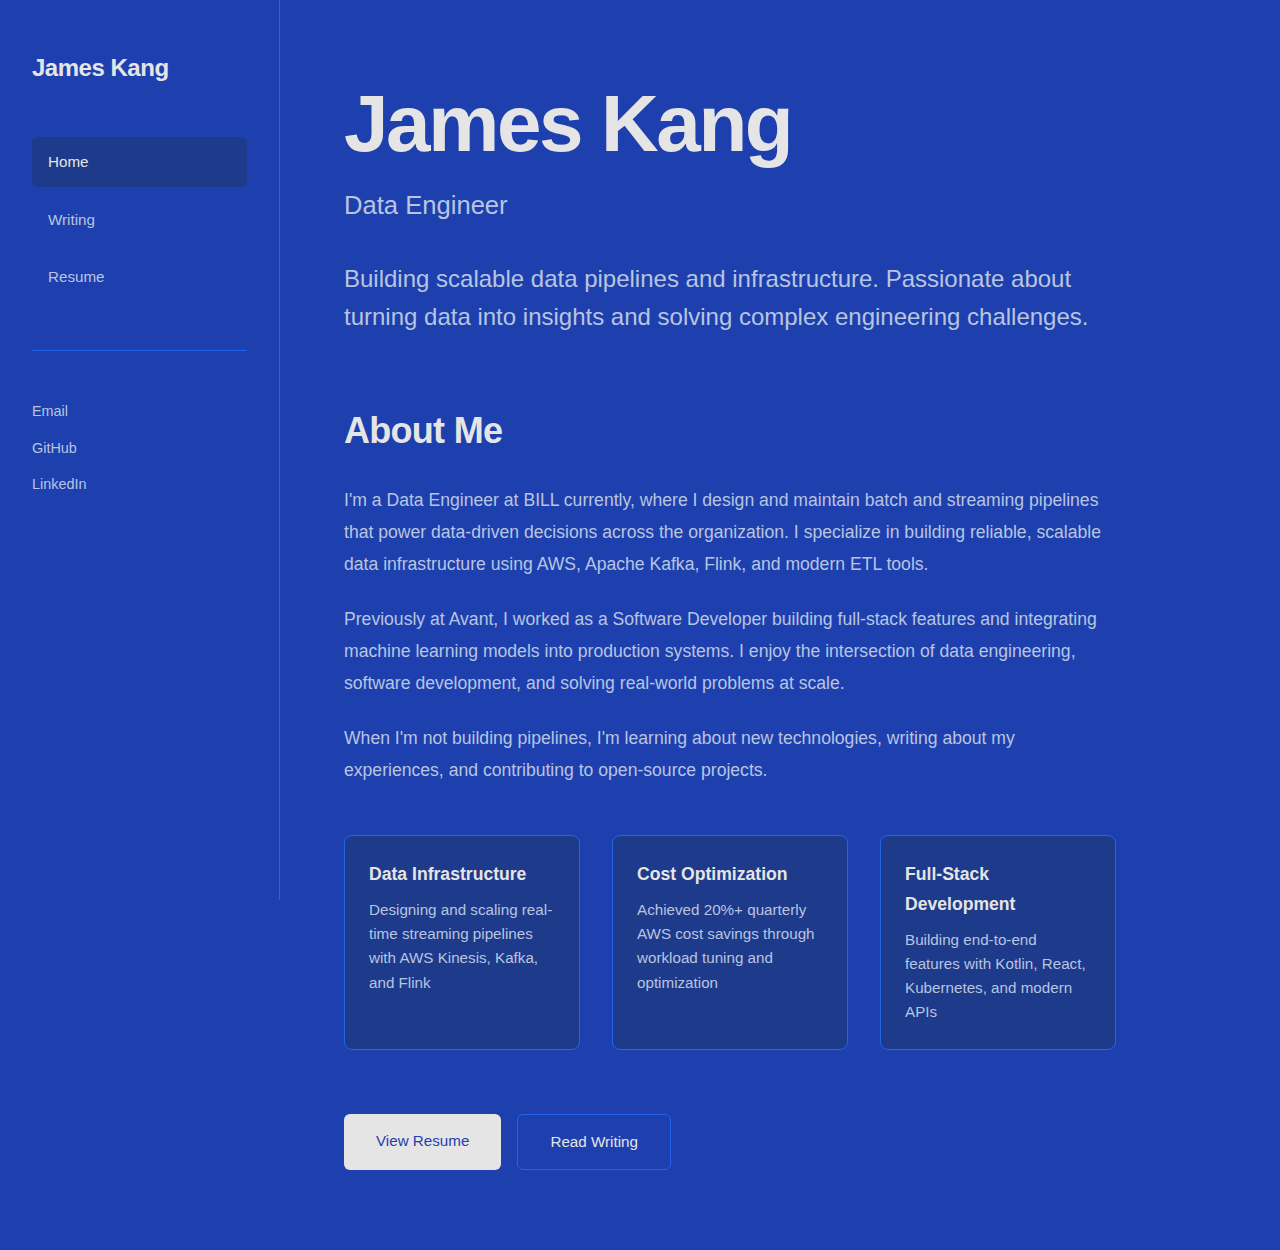
<file: index.html>
<!DOCTYPE html>
<html lang="en">
<head>
    <meta charset="UTF-8">
    <meta name="viewport" content="width=device-width, initial-scale=1.0">
    <title>James Kang - Data Engineer</title>
    <style>
        * {
            margin: 0;
            padding: 0;
            box-sizing: border-box;
        }

        :root {
            --bg-primary: #1e40af;
            --bg-secondary: #1e3a8a;
            --text-primary: #e5e5e5;
            --text-secondary: #b8c5e0;
            --text-tertiary: #8a9bb8;
            --border-color: #2563eb;
            --sidebar-width: 280px;
        }

        body {
            font-family: -apple-system, BlinkMacSystemFont, 'Segoe UI', sans-serif;
            background: var(--bg-primary);
            color: var(--text-primary);
            line-height: 1.7;
            -webkit-font-smoothing: antialiased;
        }

        .container {
            display: flex;
            min-height: 100vh;
        }

        aside {
            width: var(--sidebar-width);
            border-right: 1px solid var(--border-color);
            padding: 3rem 2rem;
            position: fixed;
            height: 100vh;
            overflow-y: auto;
            background: var(--bg-primary);
        }

        .logo {
            font-size: 1.5rem;
            font-weight: 700;
            margin-bottom: 3rem;
            letter-spacing: -0.02em;
        }

        nav {
            display: flex;
            flex-direction: column;
            gap: 0.5rem;
        }

        nav a {
            color: var(--text-secondary);
            text-decoration: none;
            padding: 0.75rem 1rem;
            border-radius: 6px;
            transition: all 0.2s;
            font-size: 0.95rem;
        }

        nav a:hover, nav a.active {
            background: var(--bg-secondary);
            color: var(--text-primary);
        }

        .social {
            margin-top: 3rem;
            padding-top: 3rem;
            border-top: 1px solid var(--border-color);
            display: flex;
            flex-direction: column;
            gap: 0.75rem;
        }

        .social a {
            color: var(--text-secondary);
            text-decoration: none;
            font-size: 0.9rem;
            transition: color 0.2s;
        }

        .social a:hover {
            color: var(--text-primary);
        }

        main {
            flex: 1;
            margin-left: var(--sidebar-width);
            padding: 5rem 4rem;
            max-width: 900px;
        }

        h1 {
            font-size: clamp(3rem, 8vw, 5rem);
            font-weight: 700;
            margin-bottom: 1.5rem;
            letter-spacing: -0.03em;
            line-height: 1.1;
        }

        .subtitle {
            font-size: clamp(1.2rem, 2.5vw, 1.5rem);
            color: var(--text-secondary);
            margin-bottom: 3rem;
            line-height: 1.6;
        }

        .links {
            display: flex;
            gap: 1rem;
            flex-wrap: wrap;
        }

        .link-button {
            padding: 0.875rem 2rem;
            background: var(--text-primary);
            color: var(--bg-primary);
            text-decoration: none;
            border-radius: 6px;
            font-size: 0.95rem;
            font-weight: 500;
            transition: all 0.2s;
        }

        .link-button:hover {
            opacity: 0.9;
            transform: translateY(-1px);
        }

        .link-button.secondary {
            background: transparent;
            border: 1.5px solid var(--border-color);
            color: var(--text-primary);
        }

        .link-button.secondary:hover {
            background: var(--bg-secondary);
        }

        .intro {
            margin-bottom: 4rem;
        }

        .intro h1 {
            margin-bottom: 1rem;
        }

        .intro .role {
            font-size: clamp(1.3rem, 3vw, 1.6rem);
            color: var(--text-secondary);
            margin-bottom: 2rem;
            font-weight: 400;
        }

        .about {
            margin-bottom: 4rem;
        }

        .about h2 {
            font-size: clamp(1.75rem, 4vw, 2.25rem);
            font-weight: 700;
            margin-bottom: 1.5rem;
            letter-spacing: -0.02em;
        }

        .about p {
            font-size: 1.1rem;
            color: var(--text-secondary);
            line-height: 1.8;
            margin-bottom: 1.5rem;
        }

        .highlights {
            display: grid;
            grid-template-columns: repeat(auto-fit, minmax(200px, 1fr));
            gap: 2rem;
            margin-top: 3rem;
        }

        .highlight-item {
            padding: 1.5rem;
            background: var(--bg-secondary);
            border-radius: 8px;
            border: 1px solid var(--border-color);
        }

        .highlight-item h3 {
            font-size: 1.1rem;
            font-weight: 600;
            margin-bottom: 0.5rem;
            color: var(--text-primary);
        }

        .highlight-item p {
            font-size: 0.95rem;
            color: var(--text-secondary);
            line-height: 1.6;
            margin: 0;
        }

        @media (max-width: 968px) {
            .container {
                flex-direction: column;
            }
            aside {
                position: relative;
                width: 100%;
                height: auto;
                border-right: none;
                border-bottom: 1px solid var(--border-color);
            }
            main {
                margin-left: 0;
                padding: 3rem 2rem;
            }
            nav {
                flex-direction: row;
                flex-wrap: wrap;
            }
        }
    </style>
</head>
<body>
    <div class="container">
        <aside>
            <div class="logo">James Kang</div>
            <nav>
                <a href="index.html" class="active">Home</a>
                <a href="articles.html">Writing</a>
                <a href="resume.html">Resume</a>
            </nav>
            <div class="social">
                <a href="#" id="email-link" onclick="copyEmail(event)">Email</a>
                <a href="https://github.com/jameskang2357" target="_blank" rel="noopener noreferrer">GitHub</a>
                <a href="https://www.linkedin.com/in/jameskang2357" target="_blank" rel="noopener noreferrer">LinkedIn</a>
			</div>
        </aside>
        <main>
            <div class="intro">
                <h1>James Kang</h1>
                <p class="role">Data Engineer</p>
                <p class="subtitle">Building scalable data pipelines and infrastructure. Passionate about turning data into insights and solving complex engineering challenges.</p>
</div>

            <div class="about">
                <h2>About Me</h2>
                <p>
                    I'm a Data Engineer at BILL currently, where I design and maintain batch and streaming pipelines that power data-driven decisions across the organization. I specialize in building reliable, scalable data infrastructure using AWS, Apache Kafka, Flink, and modern ETL tools.
                </p>
                <p>
                    Previously at Avant, I worked as a Software Developer building full-stack features and integrating machine learning models into production systems. I enjoy the intersection of data engineering, software development, and solving real-world problems at scale.
                </p>
                <p>
                    When I'm not building pipelines, I'm learning about new technologies, writing about my experiences, and contributing to open-source projects.
                </p>

                <div class="highlights">
                    <div class="highlight-item">
                        <h3>Data Infrastructure</h3>
                        <p>Designing and scaling real-time streaming pipelines with AWS Kinesis, Kafka, and Flink</p>
		</div>
                    <div class="highlight-item">
                        <h3>Cost Optimization</h3>
                        <p>Achieved 20%+ quarterly AWS cost savings through workload tuning and optimization</p>
		</div>
                    <div class="highlight-item">
                        <h3>Full-Stack Development</h3>
                        <p>Building end-to-end features with Kotlin, React, Kubernetes, and modern APIs</p>
		</div>
	</div>
</div>

            <div class="links">
                <a href="resume.html" class="link-button">View Resume</a>
                <a href="articles.html" class="link-button secondary">Read Writing</a>
		</div>
        </main>
		</div>
    <script>
        function copyEmail(event) {
            event.preventDefault();
            const email = 'jameskang2357@gmail.com';
            navigator.clipboard.writeText(email).then(() => {
                const link = document.getElementById('email-link');
                const originalText = link.textContent;
                link.textContent = 'Copied!';
                setTimeout(() => {
                    link.textContent = originalText;
                }, 2000);
            }).catch(err => {
                console.error('Failed to copy email:', err);
                // Fallback: open mailto if clipboard fails
                window.location.href = 'mailto:' + email;
            });
        }
    </script>
</body>
</html>
</file>
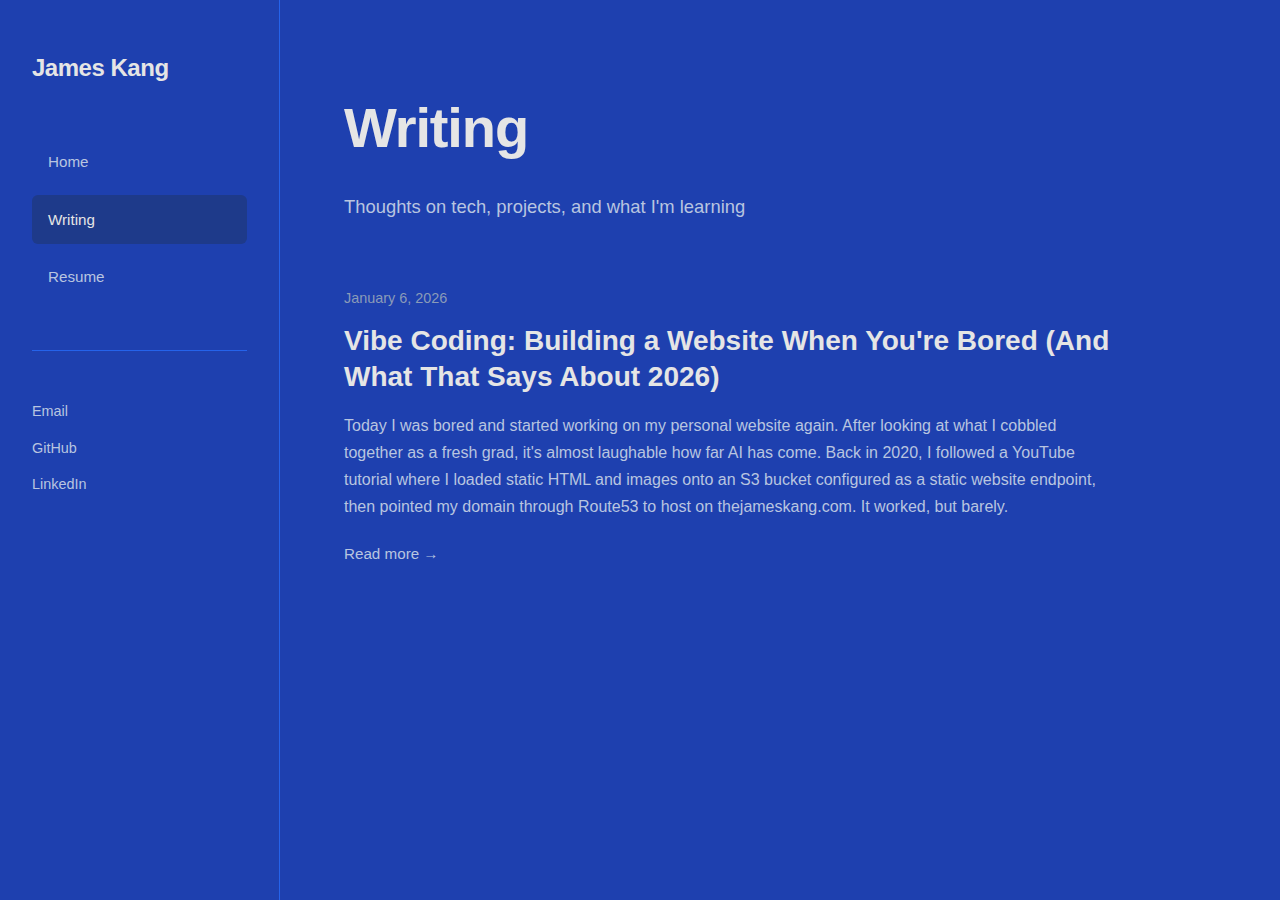
<file: articles.html>
<!DOCTYPE html>
<html lang="en">
<head>
    <meta charset="UTF-8">
    <meta name="viewport" content="width=device-width, initial-scale=1.0">
    <title>Writing - James Kang</title>
    <style>
        * { margin: 0; padding: 0; box-sizing: border-box; }
        :root {
            --bg-primary: #1e40af; --bg-secondary: #1e3a8a; --text-primary: #e5e5e5;
            --text-secondary: #b8c5e0; --text-tertiary: #8a9bb8; --border-color: #2563eb; --sidebar-width: 280px;
        }
        body { font-family: -apple-system, BlinkMacSystemFont, 'Segoe UI', sans-serif; background: var(--bg-primary); color: var(--text-primary); line-height: 1.7; -webkit-font-smoothing: antialiased; }
        .container { display: flex; min-height: 100vh; }
        aside { width: var(--sidebar-width); border-right: 1px solid var(--border-color); padding: 3rem 2rem; position: fixed; height: 100vh; overflow-y: auto; background: var(--bg-primary); }
        .logo { font-size: 1.5rem; font-weight: 700; margin-bottom: 3rem; letter-spacing: -0.02em; }
        nav { display: flex; flex-direction: column; gap: 0.5rem; }
        nav a { color: var(--text-secondary); text-decoration: none; padding: 0.75rem 1rem; border-radius: 6px; transition: all 0.2s; font-size: 0.95rem; }
        nav a:hover, nav a.active { background: var(--bg-secondary); color: var(--text-primary); }
        .social { margin-top: 3rem; padding-top: 3rem; border-top: 1px solid var(--border-color); display: flex; flex-direction: column; gap: 0.75rem; }
        .social a { color: var(--text-secondary); text-decoration: none; font-size: 0.9rem; transition: color 0.2s; }
        .social a:hover { color: var(--text-primary); }
        main { flex: 1; margin-left: var(--sidebar-width); padding: 5rem 4rem; max-width: 900px; }
        .page-title { font-size: clamp(2.5rem, 6vw, 3.5rem); font-weight: 700; margin-bottom: 1rem; letter-spacing: -0.02em; }
        .page-subtitle { font-size: 1.15rem; color: var(--text-secondary); margin-bottom: 4rem; }
        .articles-list { display: flex; flex-direction: column; gap: 0; }
        .article-item { padding: 3rem 0; border-bottom: 1px solid var(--border-color); }
        .article-item:first-child { padding-top: 0; }
        .article-item:last-child { border-bottom: none; }
        .article-date { color: var(--text-tertiary); font-size: 0.9rem; margin-bottom: 0.75rem; }
        .article-title { font-size: 1.75rem; font-weight: 600; margin-bottom: 1rem; line-height: 1.3; }
        .article-title a { color: var(--text-primary); text-decoration: none; transition: color 0.2s; }
        .article-title a:hover { color: var(--text-secondary); }
        .article-excerpt { color: var(--text-secondary); line-height: 1.7; margin-bottom: 1.25rem; }
        .read-more { color: var(--text-secondary); text-decoration: none; font-size: 0.95rem; font-weight: 500; transition: color 0.2s; }
        .read-more:hover { color: var(--text-primary); }
        .empty-state { text-align: center; padding: 6rem 2rem; color: var(--text-tertiary); }
        @media (max-width: 968px) {
            .container { flex-direction: column; }
            aside { position: relative; width: 100%; height: auto; border-right: none; border-bottom: 1px solid var(--border-color); }
            main { margin-left: 0; padding: 3rem 2rem; }
            nav { flex-direction: row; flex-wrap: wrap; }
        }
    </style>
</head>
<body>
    <div class="container">
        <aside>
            <div class="logo">James Kang</div>
            <nav>
                <a href="index.html">Home</a>
                <a href="articles.html" class="active">Writing</a>
                <a href="resume.html">Resume</a>
            </nav>
            <div class="social">
                <a href="#" id="email-link" onclick="copyEmail(event)">Email</a>
                <a href="https://github.com/jameskang2357" target="_blank" rel="noopener noreferrer">GitHub</a>
                <a href="https://www.linkedin.com/in/jameskang2357" target="_blank" rel="noopener noreferrer">LinkedIn</a>
            </div>
        </aside>
        <main>
            <h1 class="page-title">Writing</h1>
            <p class="page-subtitle">Thoughts on tech, projects, and what I'm learning</p>
            <div class="articles-list" id="articles-container"></div>
        </main>
    </div>
    <script>
        const articles = [
            { 
                title: "Vibe Coding: Building a Website When You're Bored (And What That Says About 2026)", 
                date: "January 6, 2026", 
                slug: "vibe-coding-website-2026", 
                excerpt: "Today I was bored and started working on my personal website again. After looking at what I cobbled together as a fresh grad, it's almost laughable how far AI has come. Back in 2020, I followed a YouTube tutorial where I loaded static HTML and images onto an S3 bucket configured as a static website endpoint, then pointed my domain through Route53 to host on thejameskang.com. It worked, but barely."
            }
        ];
        function renderArticles() {
            const container = document.getElementById('articles-container');
            if (articles.length === 0) {
                container.innerHTML = `<div class="empty-state"><h3>Coming Soon</h3><p>Articles and tutorials will appear here. Stay tuned!</p></div>`;
                return;
            }
            articles.forEach(article => {
                const item = document.createElement('article');
                item.className = 'article-item';
                item.innerHTML = `<div class="article-date">${article.date}</div><h2 class="article-title"><a href="articles/${article.slug}.html">${article.title}</a></h2><p class="article-excerpt">${article.excerpt}</p><a href="articles/${article.slug}.html" class="read-more">Read more →</a>`;
                container.appendChild(item);
            });
        }
        renderArticles();
        
        function copyEmail(event) {
            event.preventDefault();
            const email = 'jameskang2357@gmail.com';
            navigator.clipboard.writeText(email).then(() => {
                const link = document.getElementById('email-link');
                const originalText = link.textContent;
                link.textContent = 'Copied!';
                setTimeout(() => {
                    link.textContent = originalText;
                }, 2000);
            }).catch(err => {
                console.error('Failed to copy email:', err);
                window.location.href = 'mailto:' + email;
            });
        }
    </script>
</body>
</html>
</file>
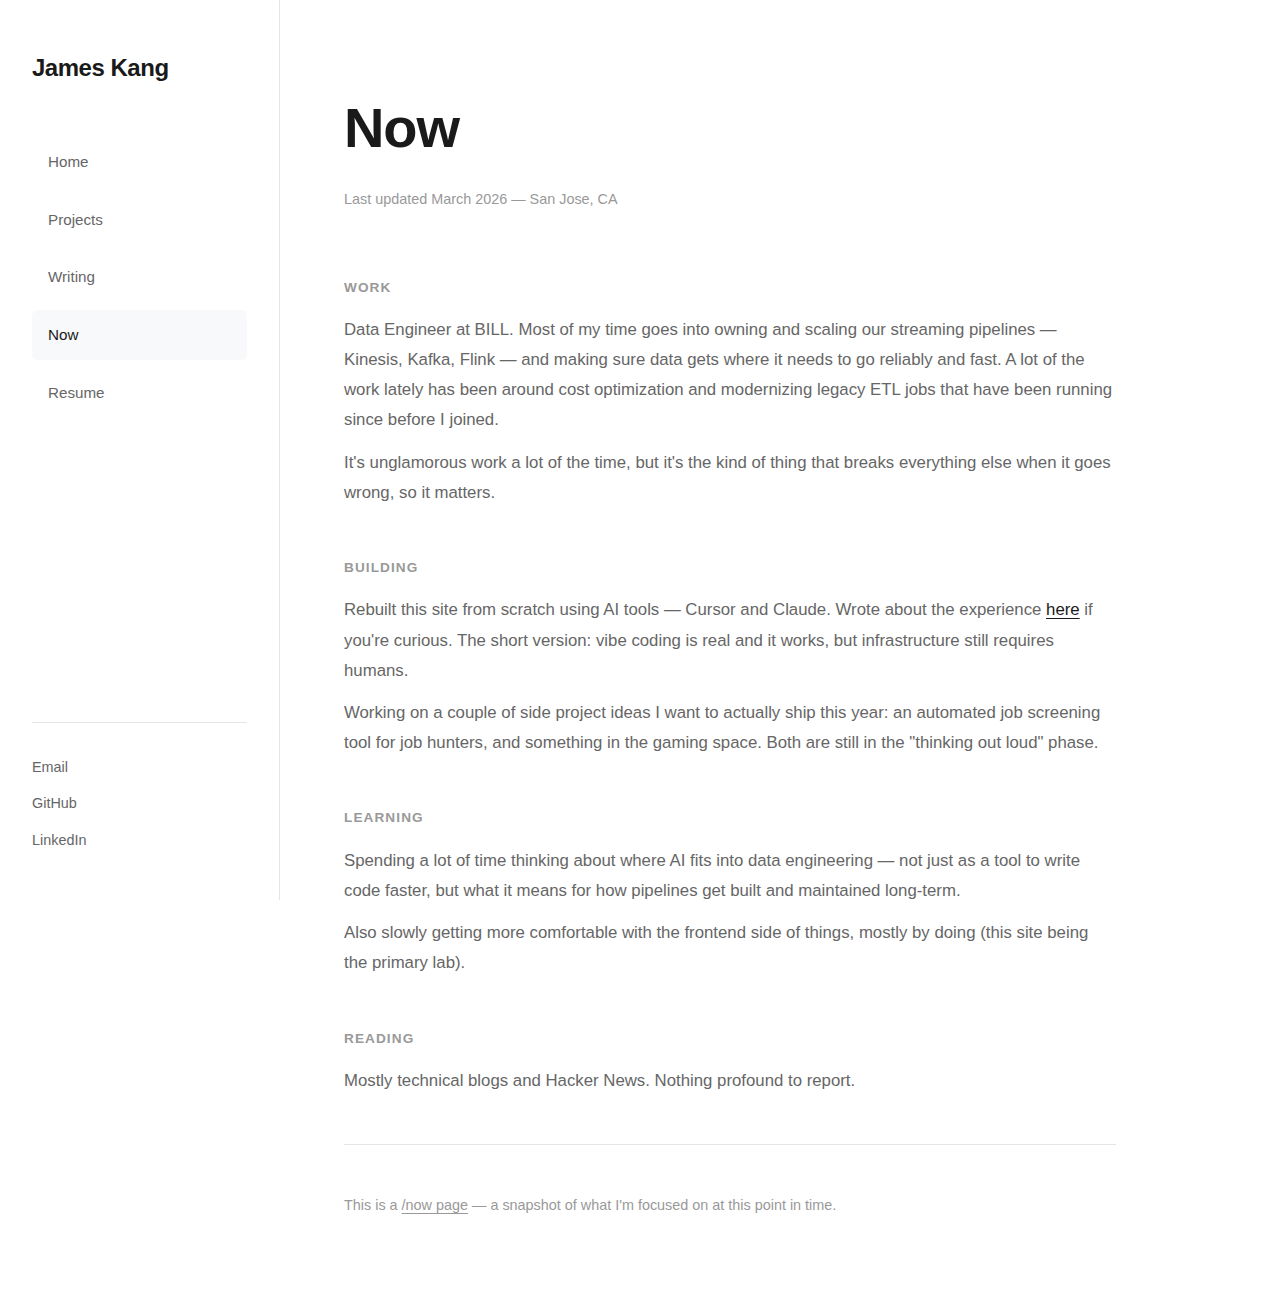
<file: now.html>
<!DOCTYPE html>
<html lang="en">
<head>
    <meta charset="UTF-8">
    <meta name="viewport" content="width=device-width, initial-scale=1.0">
    <title>Now — James Kang</title>
    <meta name="description" content="What James Kang is focused on right now — work, side projects, and what's on his mind.">
    <meta property="og:title" content="Now — James Kang">
    <meta property="og:description" content="What I'm focused on right now.">
    <meta property="og:type" content="website">
    <link rel="icon" href="/favicon.svg" type="image/svg+xml">
    <link rel="stylesheet" href="main.css">
    <style>
        .page-title {
            font-size: clamp(2.5rem, 6vw, 3.5rem);
            font-weight: 700;
            margin-bottom: 0.75rem;
            letter-spacing: -0.02em;
        }

        .updated {
            font-size: 0.9rem;
            color: var(--text-tertiary);
            margin-bottom: 4rem;
        }

        .now-section {
            margin-bottom: 3rem;
        }

        .now-section h2 {
            font-size: 1.1rem;
            font-weight: 600;
            text-transform: uppercase;
            letter-spacing: 0.08em;
            color: var(--text-tertiary);
            margin-bottom: 1rem;
            font-size: 0.85rem;
        }

        .now-section p {
            font-size: 1.05rem;
            color: var(--text-secondary);
            line-height: 1.8;
            margin-bottom: 0.75rem;
        }

        .now-section p:last-child {
            margin-bottom: 0;
        }

        .now-section a {
            color: var(--text-primary);
            text-decoration: underline;
            text-underline-offset: 3px;
            transition: opacity 0.2s;
        }

        .now-section a:hover {
            opacity: 0.7;
        }

        .divider {
            border: none;
            border-top: 1px solid var(--border-color);
            margin: 3rem 0;
        }

        .now-footer {
            font-size: 0.9rem;
            color: var(--text-tertiary);
        }

        .now-footer a {
            color: var(--text-tertiary);
            text-decoration: underline;
            text-underline-offset: 3px;
        }

        .now-footer a:hover {
            color: var(--text-secondary);
        }
    </style>
</head>
<body>
    <div class="container">
        <aside>
            <div class="nav-header">
                <a href="/" class="logo">James Kang</a>
                <button class="nav-toggle" id="nav-toggle" aria-label="Toggle navigation" aria-expanded="false" onclick="toggleNav()">
                    <span></span>
                    <span></span>
                    <span></span>
                </button>
            </div>
            <div class="nav-body" id="nav-body">
                <nav>
                    <a href="/">Home</a>
                    <a href="projects.html">Projects</a>
                    <a href="articles.html">Writing</a>
                    <a href="now.html" class="active">Now</a>
                    <a href="resume.html">Resume</a>
                </nav>
                <div class="social">
                    <a href="#" id="email-link" onclick="copyEmail(event)">Email</a>
                    <a href="https://github.com/jameskang2357" target="_blank" rel="noopener noreferrer">GitHub</a>
                    <a href="https://www.linkedin.com/in/jameskang2357" target="_blank" rel="noopener noreferrer">LinkedIn</a>
                </div>
            </div>
        </aside>
        <main>
            <h1 class="page-title">Now</h1>
            <p class="updated">Last updated March 2026 — San Jose, CA</p>

            <div class="now-section">
                <h2>Work</h2>
                <p>Data Engineer at BILL. Most of my time goes into owning and scaling our streaming pipelines — Kinesis, Kafka, Flink — and making sure data gets where it needs to go reliably and fast. A lot of the work lately has been around cost optimization and modernizing legacy ETL jobs that have been running since before I joined.</p>
                <p>It's unglamorous work a lot of the time, but it's the kind of thing that breaks everything else when it goes wrong, so it matters.</p>
            </div>

            <div class="now-section">
                <h2>Building</h2>
                <p>Rebuilt this site from scratch using AI tools — Cursor and Claude. Wrote about the experience <a href="/articles/vibe-coding-website-2026.html">here</a> if you're curious. The short version: vibe coding is real and it works, but infrastructure still requires humans.</p>
                <p>Working on a couple of side project ideas I want to actually ship this year: an automated job screening tool for job hunters, and something in the gaming space. Both are still in the "thinking out loud" phase.</p>
            </div>

            <div class="now-section">
                <h2>Learning</h2>
                <p>Spending a lot of time thinking about where AI fits into data engineering — not just as a tool to write code faster, but what it means for how pipelines get built and maintained long-term.</p>
                <p>Also slowly getting more comfortable with the frontend side of things, mostly by doing (this site being the primary lab).</p>
            </div>

            <div class="now-section">
                <h2>Reading</h2>
                <p>Mostly technical blogs and Hacker News. Nothing profound to report.</p>
            </div>

            <hr class="divider">

            <p class="now-footer">
                This is a <a href="https://nownownow.com/about" target="_blank" rel="noopener noreferrer">/now page</a> — a snapshot of what I'm focused on at this point in time.
            </p>
        </main>
    </div>
    <script src="main.js"></script>
</body>
</html>
</file>
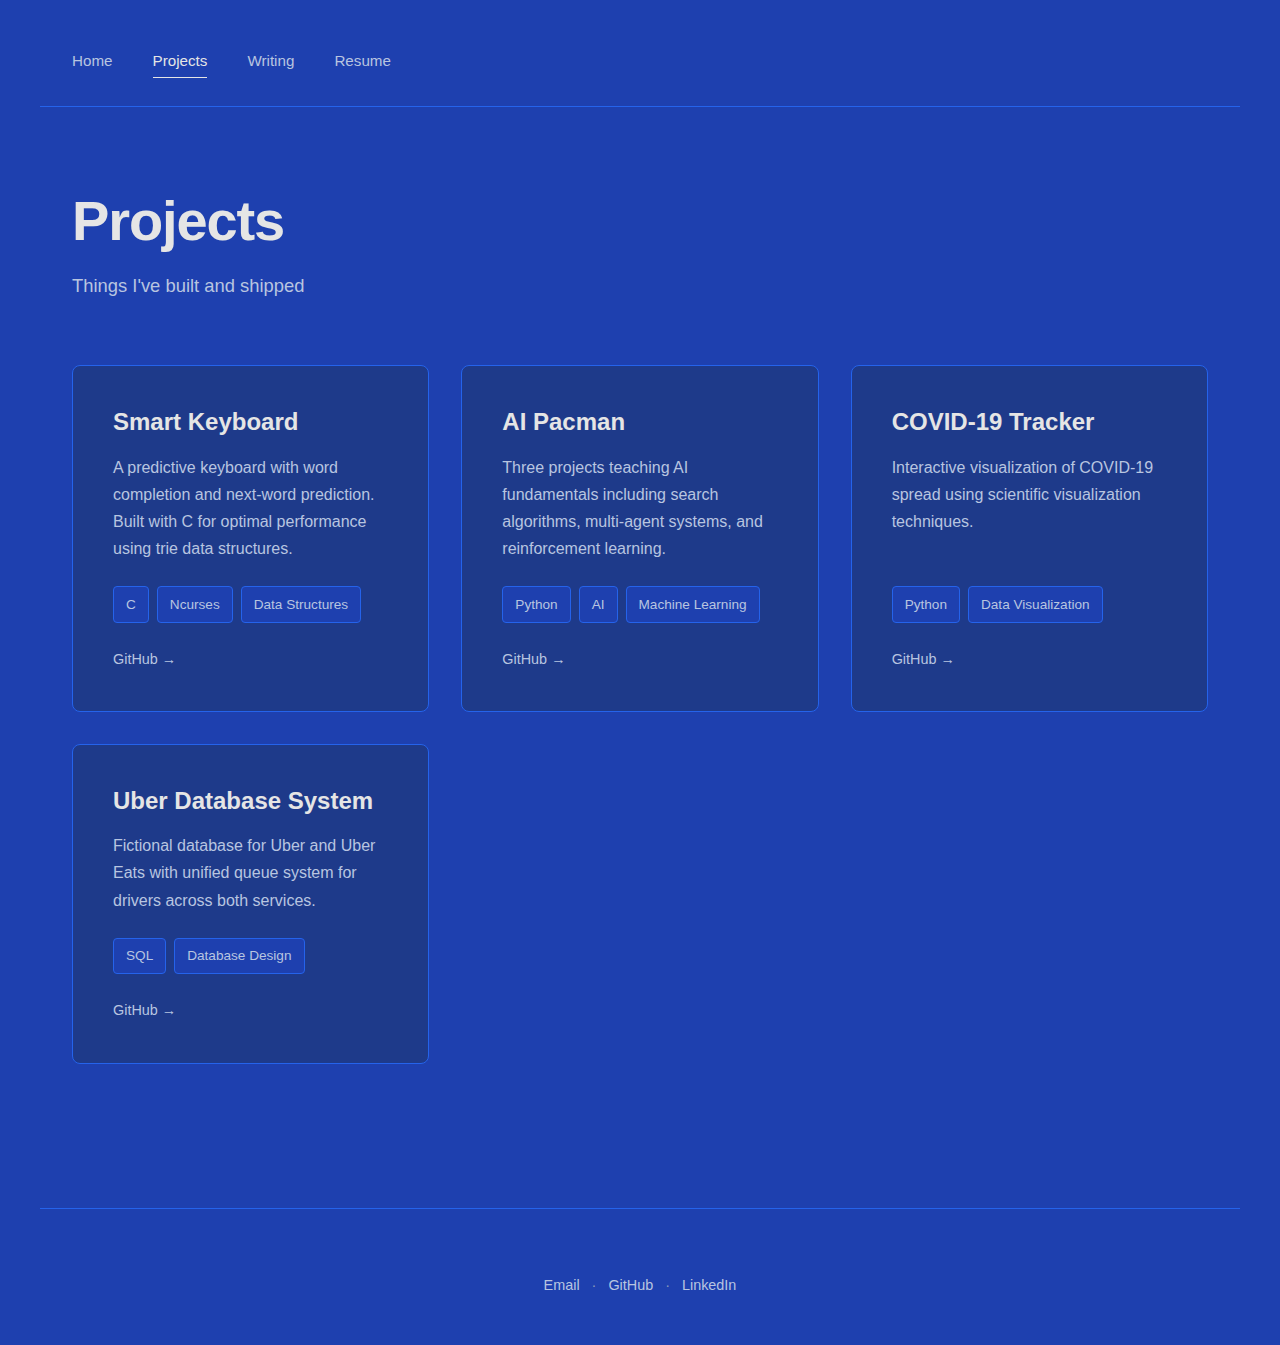
<file: projects.html>
<!DOCTYPE html>
<html lang="en">
<head>
    <meta charset="UTF-8">
    <meta name="viewport" content="width=device-width, initial-scale=1.0">
    <title>Projects - James Kang</title>
    <style>
        * {
            margin: 0;
            padding: 0;
            box-sizing: border-box;
        }

        :root {
            --bg-primary: #1e40af;
            --bg-secondary: #1e3a8a;
            --text-primary: #e5e5e5;
            --text-secondary: #b8c5e0;
            --text-tertiary: #8a9bb8;
            --border-color: #2563eb;
            --accent: #4a9eff;
            --accent-hover: #6bb0ff;
        }

        body {
            font-family: -apple-system, BlinkMacSystemFont, 'Segoe UI', 'Roboto', 'Oxygen', 'Ubuntu', 'Cantarell', 'Fira Sans', 'Droid Sans', 'Helvetica Neue', sans-serif;
            background-color: var(--bg-primary);
            color: var(--text-primary);
            line-height: 1.7;
            min-height: 100vh;
            -webkit-font-smoothing: antialiased;
            -moz-osx-font-smoothing: grayscale;
        }

        /* Header Navigation */
        header {
            padding: 3rem 2rem 2rem;
            max-width: 1200px;
            width: 100%;
            margin: 0 auto;
            border-bottom: 1px solid var(--border-color);
        }

        nav {
            display: flex;
            gap: 2.5rem;
            font-size: 0.95rem;
            font-weight: 400;
        }

        nav a {
            color: var(--text-secondary);
            text-decoration: none;
            transition: color 0.2s ease;
            position: relative;
        }

        nav a::after {
            content: '';
            position: absolute;
            bottom: -4px;
            left: 0;
            width: 0;
            height: 1px;
            background-color: var(--text-primary);
            transition: width 0.2s ease;
        }

        nav a:hover,
        nav a.active {
            color: var(--text-primary);
        }

        nav a.active::after,
        nav a:hover::after {
            width: 100%;
        }

        /* Main Content */
        main {
            max-width: 1200px;
            margin: 0 auto;
            padding: 5rem 2rem;
        }

        .page-title {
            font-size: clamp(2.5rem, 6vw, 3.5rem);
            font-weight: 700;
            margin-bottom: 1rem;
            color: var(--text-primary);
            letter-spacing: -0.02em;
            line-height: 1.2;
        }

        .page-subtitle {
            font-size: 1.15rem;
            color: var(--text-secondary);
            margin-bottom: 4rem;
            font-weight: 400;
        }

        /* Projects Grid */
        .projects-grid {
            display: grid;
            grid-template-columns: repeat(auto-fill, minmax(320px, 1fr));
            gap: 2rem;
        }

        .project-card {
            background: var(--bg-secondary);
            border: 1px solid var(--border-color);
            border-radius: 8px;
            padding: 2.5rem;
            transition: all 0.3s ease;
            cursor: pointer;
            display: flex;
            flex-direction: column;
        }

        .project-card:hover {
            border-color: var(--text-primary);
            transform: translateY(-2px);
            box-shadow: 0 4px 12px rgba(0, 0, 0, 0.08);
        }

        .project-card:hover {
            box-shadow: 0 4px 12px rgba(0, 0, 0, 0.3);
        }

        .project-title {
            font-size: 1.5rem;
            font-weight: 600;
            margin-bottom: 1rem;
            color: var(--text-primary);
            line-height: 1.3;
        }

        .project-description {
            color: var(--text-secondary);
            margin-bottom: 1.5rem;
            line-height: 1.7;
            flex: 1;
        }

        .project-tech {
            display: flex;
            flex-wrap: wrap;
            gap: 0.5rem;
            margin-bottom: 1.5rem;
        }

        .tech-tag {
            background: var(--bg-primary);
            color: var(--text-secondary);
            padding: 0.35rem 0.75rem;
            border-radius: 4px;
            font-size: 0.85rem;
            border: 1px solid var(--border-color);
            font-weight: 400;
        }

        .project-links {
            display: flex;
            gap: 1.5rem;
            margin-top: auto;
        }

        .project-link {
            color: var(--text-secondary);
            text-decoration: none;
            font-size: 0.9rem;
            font-weight: 500;
            transition: color 0.2s ease;
            display: inline-flex;
            align-items: center;
            gap: 0.25rem;
        }

        .project-link:hover {
            color: var(--text-primary);
        }

        .project-link::after {
            content: "→";
            transition: transform 0.2s ease;
        }

        .project-link:hover::after {
            transform: translateX(2px);
        }

        /* Footer */
        footer {
            padding: 4rem 2rem 3rem;
            text-align: center;
            color: var(--text-tertiary);
            font-size: 0.9rem;
            max-width: 1200px;
            margin: 0 auto;
            border-top: 1px solid var(--border-color);
            margin-top: 4rem;
        }

        footer a {
            color: var(--text-secondary);
            text-decoration: none;
            transition: color 0.2s ease;
        }

        footer a:hover {
            color: var(--text-primary);
        }

        footer p {
            display: flex;
            justify-content: center;
            align-items: center;
            gap: 0.75rem;
            flex-wrap: wrap;
        }

        /* Responsive */
        @media (max-width: 768px) {
            header {
                padding: 2rem 1.5rem 1.5rem;
            }

            nav {
                gap: 1.5rem;
                flex-wrap: wrap;
            }

            main {
                padding: 3rem 1.5rem;
            }

            .page-title {
                margin-bottom: 0.75rem;
            }

            .page-subtitle {
                margin-bottom: 3rem;
            }

            .projects-grid {
                grid-template-columns: 1fr;
                gap: 1.5rem;
            }

            .project-card {
                padding: 2rem;
            }
        }
    </style>
</head>
<body>
    <header>
        <nav>
            <a href="index.html">Home</a>
            <a href="projects.html" class="active">Projects</a>
            <a href="articles.html">Writing</a>
            <a href="img/resume.pdf">Resume</a>
        </nav>
    </header>

    <main>
        <h1 class="page-title">Projects</h1>
        <p class="page-subtitle">Things I've built and shipped</p>

        <div class="projects-grid" id="projects-container">
            <!-- Projects will be loaded here -->
        </div>
    </main>

    <footer>
        <p>
            <a href="mailto:jameskang2357@gmail.com">Email</a>
            <span>·</span>
            <a href="https://github.com/jameskang2357" target="_blank" rel="noopener noreferrer">GitHub</a>
            <span>·</span>
            <a href="https://www.linkedin.com/in/jameskang2357" target="_blank" rel="noopener noreferrer">LinkedIn</a>
        </p>
    </footer>

    <script>
        // PROJECTS DATA - Edit this section to add/remove projects
        const projects = [
            {
                title: "Smart Keyboard",
                description: "A predictive keyboard with word completion and next-word prediction. Built with C for optimal performance using trie data structures.",
                tech: ["C", "Ncurses", "Data Structures"],
                github: "https://bitbucket.org/mcampbe3/cis330_project_group_7/src/master/",
                demo: null
            },
            {
                title: "AI Pacman",
                description: "Three projects teaching AI fundamentals including search algorithms, multi-agent systems, and reinforcement learning.",
                tech: ["Python", "AI", "Machine Learning"],
                github: "https://github.com/jameskang2357/Pacman",
                demo: null
            },
            {
                title: "COVID-19 Tracker",
                description: "Interactive visualization of COVID-19 spread using scientific visualization techniques.",
                tech: ["Python", "Data Visualization"],
                github: "https://github.com/jameskang2357/Covid19tracker",
                demo: null
            },
            {
                title: "Uber Database System",
                description: "Fictional database for Uber and Uber Eats with unified queue system for drivers across both services.",
                tech: ["SQL", "Database Design"],
                github: "https://github.com/jameskang2357/CIS451finalproj",
                demo: null
            }
        ];

        // Render projects
        function renderProjects() {
            const container = document.getElementById('projects-container');
            
            projects.forEach(project => {
                const card = document.createElement('div');
                card.className = 'project-card';
                
                const techTags = project.tech.map(tech => 
                    `<span class="tech-tag">${tech}</span>`
                ).join('');
                
                const links = [];
                if (project.github) {
                    links.push(`<a href="${project.github}" class="project-link" target="_blank" rel="noopener noreferrer">GitHub</a>`);
                }
                if (project.demo) {
                    links.push(`<a href="${project.demo}" class="project-link" target="_blank" rel="noopener noreferrer">Demo</a>`);
                }
                
                card.innerHTML = `
                    <h3 class="project-title">${project.title}</h3>
                    <p class="project-description">${project.description}</p>
                    <div class="project-tech">${techTags}</div>
                    <div class="project-links">${links.join('')}</div>
                `;
                
                container.appendChild(card);
            });
        }

        renderProjects();
    </script>
</body>
</html>
</file>
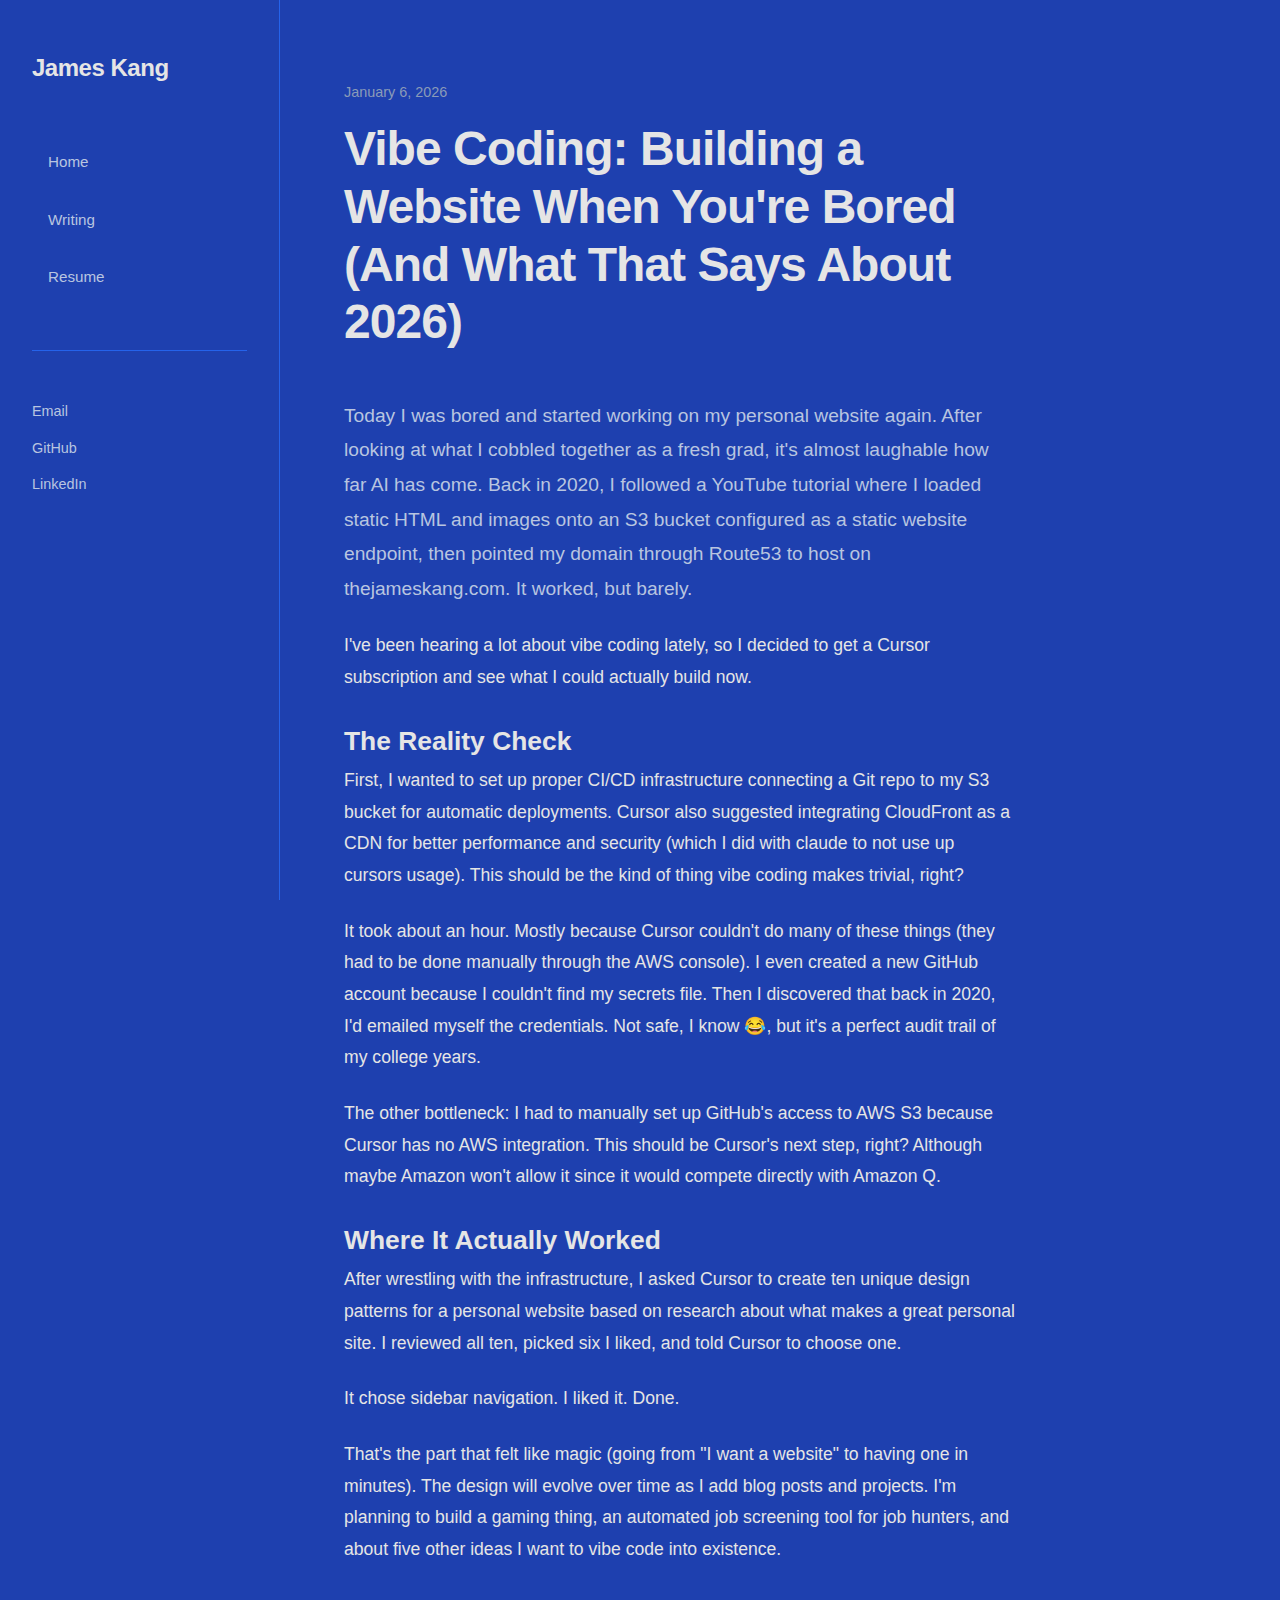
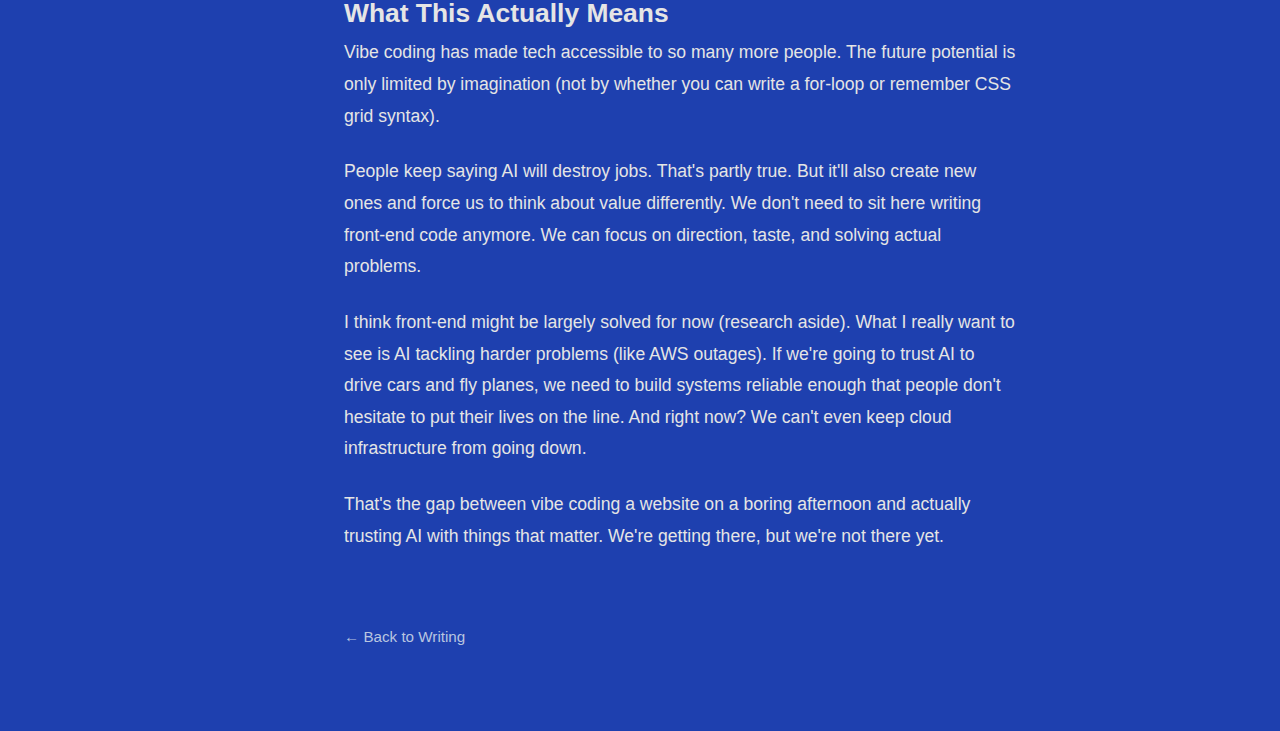
<file: articles/vibe-coding-website-2026.html>
<!DOCTYPE html>
<html lang="en">
<head>
    <meta charset="UTF-8">
    <meta name="viewport" content="width=device-width, initial-scale=1.0">
    <title>Vibe Coding: Building a Website When You're Bored - James Kang</title>
    <style>
        * { margin: 0; padding: 0; box-sizing: border-box; }
        :root {
            --bg-primary: #1e40af; --bg-secondary: #1e3a8a; --text-primary: #e5e5e5;
            --text-secondary: #b8c5e0; --text-tertiary: #8a9bb8; --border-color: #2563eb; --sidebar-width: 280px;
        }
        body { font-family: -apple-system, BlinkMacSystemFont, 'Segoe UI', sans-serif; background: var(--bg-primary); color: var(--text-primary); line-height: 1.7; -webkit-font-smoothing: antialiased; }
        .container { display: flex; min-height: 100vh; }
        aside { width: var(--sidebar-width); border-right: 1px solid var(--border-color); padding: 3rem 2rem; position: fixed; height: 100vh; overflow-y: auto; background: var(--bg-primary); }
        .logo { font-size: 1.5rem; font-weight: 700; margin-bottom: 3rem; letter-spacing: -0.02em; }
        nav { display: flex; flex-direction: column; gap: 0.5rem; }
        nav a { color: var(--text-secondary); text-decoration: none; padding: 0.75rem 1rem; border-radius: 6px; transition: all 0.2s; font-size: 0.95rem; }
        nav a:hover, nav a.active { background: var(--bg-secondary); color: var(--text-primary); }
        .social { margin-top: 3rem; padding-top: 3rem; border-top: 1px solid var(--border-color); display: flex; flex-direction: column; gap: 0.75rem; }
        .social a { color: var(--text-secondary); text-decoration: none; font-size: 0.9rem; transition: color 0.2s; }
        .social a:hover { color: var(--text-primary); }
        main { flex: 1; margin-left: var(--sidebar-width); padding: 5rem 4rem; max-width: 800px; }
        .article-header { margin-bottom: 3rem; }
        .article-date { color: var(--text-tertiary); font-size: 0.9rem; margin-bottom: 1rem; }
        .article-title { font-size: clamp(2rem, 5vw, 3rem); font-weight: 700; margin-bottom: 2rem; letter-spacing: -0.02em; line-height: 1.2; }
        .article-content { font-size: 1.1rem; line-height: 1.8; color: var(--text-primary); }
        .article-content p { margin-bottom: 1.5rem; }
        .article-content p:first-of-type { font-size: 1.2rem; color: var(--text-secondary); font-weight: 500; }
        .back-link { display: inline-block; margin-top: 3rem; color: var(--text-secondary); text-decoration: none; font-size: 0.95rem; transition: color 0.2s; }
        .back-link:hover { color: var(--text-primary); }
        @media (max-width: 968px) {
            .container { flex-direction: column; }
            aside { position: relative; width: 100%; height: auto; border-right: none; border-bottom: 1px solid var(--border-color); }
            main { margin-left: 0; padding: 3rem 2rem; }
            nav { flex-direction: row; flex-wrap: wrap; }
        }
    </style>
</head>
<body>
    <div class="container">
        <aside>
            <div class="logo">James Kang</div>
            <nav>
                <a href="../index.html">Home</a>
                <a href="../articles.html">Writing</a>
                <a href="../resume.html">Resume</a>
            </nav>
            <div class="social">
                <a href="#" id="email-link" onclick="copyEmail(event)">Email</a>
                <a href="https://github.com/jameskang2357" target="_blank" rel="noopener noreferrer">GitHub</a>
                <a href="https://www.linkedin.com/in/jameskang2357" target="_blank" rel="noopener noreferrer">LinkedIn</a>
            </div>
        </aside>
        <main>
            <div class="article-header">
                <div class="article-date">January 6, 2026</div>
                <h1 class="article-title">Vibe Coding: Building a Website When You're Bored (And What That Says About 2026)</h1>
            </div>
            <div class="article-content">
                <p>Today I was bored and started working on my personal website again. After looking at what I cobbled together as a fresh grad, it's almost laughable how far AI has come. Back in 2020, I followed a YouTube tutorial where I loaded static HTML and images onto an S3 bucket configured as a static website endpoint, then pointed my domain through Route53 to host on thejameskang.com. It worked, but barely.</p>
                
                <p>I've been hearing a lot about vibe coding lately, so I decided to get a Cursor subscription and see what I could actually build now.</p>
                
                <h2>The Reality Check</h2>
                <p>First, I wanted to set up proper CI/CD infrastructure connecting a Git repo to my S3 bucket for automatic deployments. Cursor also suggested integrating CloudFront as a CDN for better performance and security (which I did with claude to not use up cursors usage). This should be the kind of thing vibe coding makes trivial, right?</p>
                
                <p>It took about an hour. Mostly because Cursor couldn't do many of these things (they had to be done manually through the AWS console). I even created a new GitHub account because I couldn't find my secrets file. Then I discovered that back in 2020, I'd emailed myself the credentials. Not safe, I know 😂, but it's a perfect audit trail of my college years.</p>
                
                <p>The other bottleneck: I had to manually set up GitHub's access to AWS S3 because Cursor has no AWS integration. This should be Cursor's next step, right? Although maybe Amazon won't allow it since it would compete directly with Amazon Q.</p>
                
                <h2>Where It Actually Worked</h2>
                <p>After wrestling with the infrastructure, I asked Cursor to create ten unique design patterns for a personal website based on research about what makes a great personal site. I reviewed all ten, picked six I liked, and told Cursor to choose one.</p>
                
                <p>It chose sidebar navigation. I liked it. Done.</p>
                
                <p>That's the part that felt like magic (going from "I want a website" to having one in minutes). The design will evolve over time as I add blog posts and projects. I'm planning to build a gaming thing, an automated job screening tool for job hunters, and about five other ideas I want to vibe code into existence.</p>
                
                <h2>What This Actually Means</h2>
                <p>Vibe coding has made tech accessible to so many more people. The future potential is only limited by imagination (not by whether you can write a for-loop or remember CSS grid syntax).</p>
                
                <p>People keep saying AI will destroy jobs. That's partly true. But it'll also create new ones and force us to think about value differently. We don't need to sit here writing front-end code anymore. We can focus on direction, taste, and solving actual problems.</p>
                
                <p>I think front-end might be largely solved for now (research aside). What I really want to see is AI tackling harder problems (like AWS outages). If we're going to trust AI to drive cars and fly planes, we need to build systems reliable enough that people don't hesitate to put their lives on the line. And right now? We can't even keep cloud infrastructure from going down.</p>
                
                <p>That's the gap between vibe coding a website on a boring afternoon and actually trusting AI with things that matter. We're getting there, but we're not there yet.</p>
            </div>
            <a href="../articles.html" class="back-link">← Back to Writing</a>
        </main>
    </div>
    <script>
        function copyEmail(event) {
            event.preventDefault();
            const email = 'jameskang2357@gmail.com';
            navigator.clipboard.writeText(email).then(() => {
                const link = document.getElementById('email-link');
                const originalText = link.textContent;
                link.textContent = 'Copied!';
                setTimeout(() => {
                    link.textContent = originalText;
                }, 2000);
            }).catch(err => {
                console.error('Failed to copy email:', err);
                window.location.href = 'mailto:' + email;
            });
        }
    </script>
</body>
</html>
</file>
<file: main.css>
/* ===========================
   SHARED STYLES — thejameskang.com
   =========================== */

/* Reset */
*, *::before, *::after {
    margin: 0;
    padding: 0;
    box-sizing: border-box;
}

/* Design tokens */
:root {
    --bg-primary: #ffffff;
    --bg-secondary: #f8f9fa;
    --text-primary: #1a1a1a;
    --text-secondary: #666666;
    --text-tertiary: #999999;
    --border-color: #e5e5e5;
    --sidebar-width: 280px;
}

@media (prefers-color-scheme: dark) {
    :root {
        --bg-primary: #0f172a;
        --bg-secondary: #1e293b;
        --text-primary: #e2e8f0;
        --text-secondary: #94a3b8;
        --text-tertiary: #64748b;
        --border-color: #334155;
    }
}

/* Base */
body {
    font-family: -apple-system, BlinkMacSystemFont, 'Segoe UI', sans-serif;
    background: var(--bg-primary);
    color: var(--text-primary);
    line-height: 1.7;
    -webkit-font-smoothing: antialiased;
    -moz-osx-font-smoothing: grayscale;
    animation: pageFadeIn 0.15s ease-out;
}

@keyframes pageFadeIn {
    from { opacity: 0; transform: translateY(5px); }
    to   { opacity: 1; transform: translateY(0); }
}

@media (prefers-reduced-motion: reduce) {
    body { animation: none; }
}

/* Layout */
.container {
    display: flex;
    min-height: 100vh;
}

/* Sidebar */
aside {
    width: var(--sidebar-width);
    border-right: 1px solid var(--border-color);
    padding: 3rem 2rem;
    position: fixed;
    height: 100vh;
    overflow-y: auto;
    background: var(--bg-primary);
    z-index: 10;
    display: flex;
    flex-direction: column;
}

.nav-header {
    display: flex;
    align-items: center;
    justify-content: space-between;
    margin-bottom: 3rem;
}

.logo {
    font-size: 1.5rem;
    font-weight: 700;
    letter-spacing: -0.02em;
    color: var(--text-primary);
    text-decoration: none;
}

/* Hamburger button — hidden on desktop */
.nav-toggle {
    display: none;
    flex-direction: column;
    justify-content: center;
    gap: 5px;
    background: none;
    border: none;
    cursor: pointer;
    padding: 6px;
    border-radius: 4px;
    -webkit-tap-highlight-color: transparent;
}

.nav-toggle span {
    display: block;
    width: 22px;
    height: 2px;
    background: var(--text-primary);
    border-radius: 2px;
    transition: all 0.2s;
}

/* Nav body — holds nav links + social */
.nav-body {
    display: flex;
    flex-direction: column;
    flex: 1;
}

nav {
    display: flex;
    flex-direction: column;
    gap: 0.5rem;
}

nav a {
    color: var(--text-secondary);
    text-decoration: none;
    padding: 0.75rem 1rem;
    border-radius: 6px;
    transition: all 0.2s;
    font-size: 0.95rem;
}

nav a:hover,
nav a.active {
    background: var(--bg-secondary);
    color: var(--text-primary);
}

nav a:focus-visible {
    outline: 2px solid var(--text-primary);
    outline-offset: 2px;
}

/* Social links */
.social {
    margin-top: auto;
    padding-top: 2rem;
    border-top: 1px solid var(--border-color);
    display: flex;
    flex-direction: column;
    gap: 0.75rem;
}

.social a {
    color: var(--text-secondary);
    text-decoration: none;
    font-size: 0.9rem;
    transition: color 0.2s;
}

.social a:hover {
    color: var(--text-primary);
}

/* Main content */
main {
    flex: 1;
    margin-left: var(--sidebar-width);
    padding: 5rem 4rem;
    max-width: 900px;
    min-width: 0;
}

/* Mobile: ≤ 768px */
@media (max-width: 768px) {
    .container {
        flex-direction: column;
    }

    aside {
        position: sticky;
        top: 0;
        width: 100%;
        height: auto;
        overflow: visible;
        border-right: none;
        border-bottom: 1px solid var(--border-color);
        padding: 1.25rem 1.5rem;
    }

    .nav-header {
        margin-bottom: 0;
    }

    .logo {
        font-size: 1.25rem;
    }

    .nav-toggle {
        display: flex;
    }

    .nav-body {
        display: none;
        padding-top: 1.25rem;
    }

    .nav-body.open {
        display: flex;
        flex-direction: column;
    }

    nav {
        flex-direction: row;
        flex-wrap: wrap;
        gap: 0.25rem;
    }

    nav a {
        padding: 0.5rem 0.75rem;
        font-size: 0.9rem;
    }

    .social {
        flex-direction: row;
        flex-wrap: wrap;
        gap: 1rem;
        margin-top: 0.5rem;
        padding-top: 0.75rem;
    }

    main {
        margin-left: 0;
        padding: 2.5rem 1.5rem;
        max-width: 100%;
    }
}

@media (max-width: 480px) {
    main {
        padding: 2rem 1rem;
    }
}
</file>
